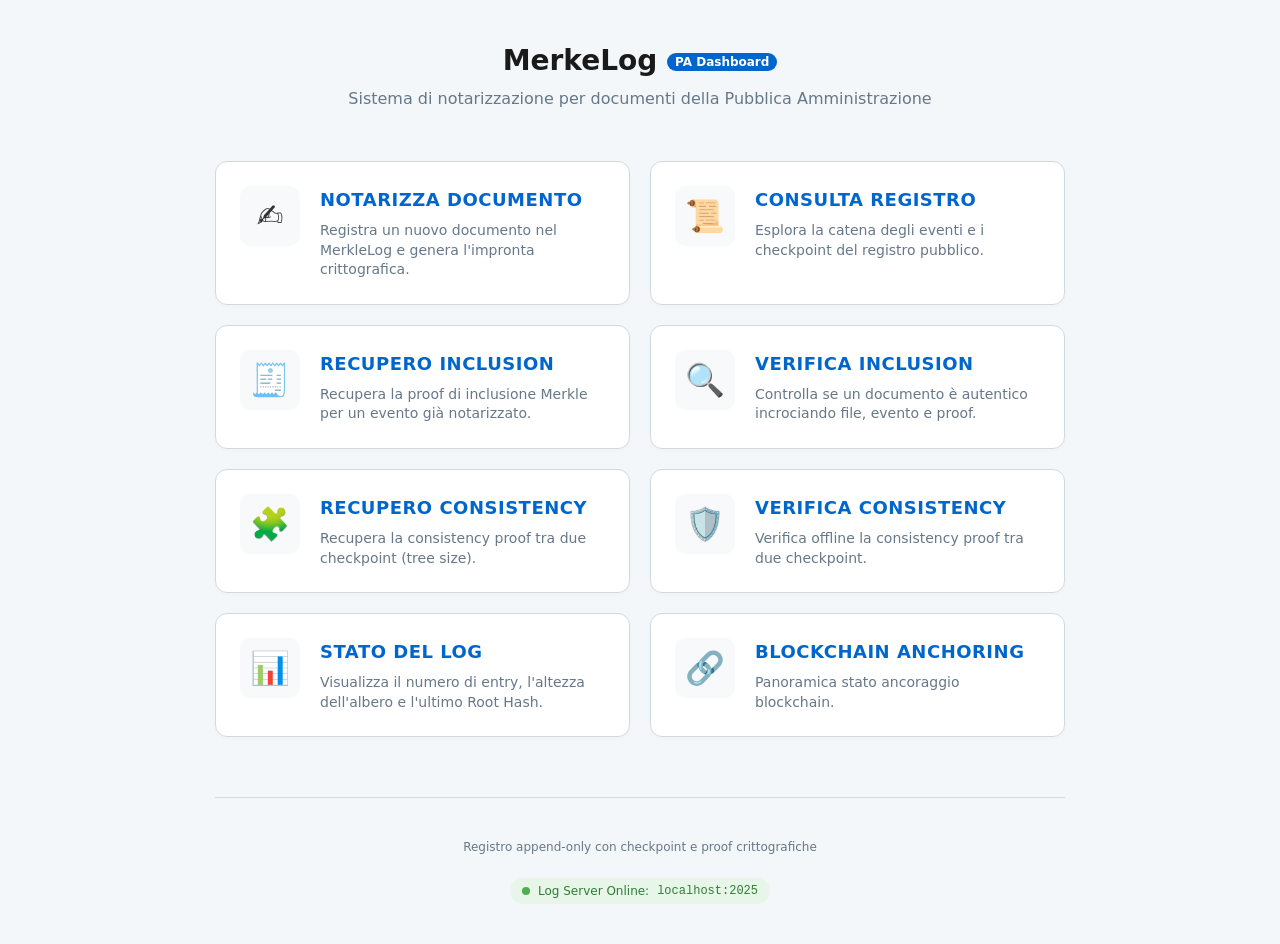
<file: client/index.html>
<!doctype html>
<html lang="it">
<head>
  <meta charset="utf-8" />
  <meta name="viewport" content="width=device-width, initial-scale=1" />
  <title>PA Notary — Dashboard</title>
  <link rel="stylesheet" href="style.css">
</head>

<body>
  <main class="container">
    <header style="margin-bottom: 50px;">
      <h1>MerkeLog <span class="badge">PA Dashboard</span></h1>
      <p class="subtitle">Sistema di notarizzazione per documenti della Pubblica Amministrazione</p>
    </header>

    <div class="menu-grid">
      <a href="notarizza.html" class="menu-card">
        <div class="icon">✍️</div>
        <div class="menu-content">
          <h3>Notarizza Documento</h3>
          <p>Registra un nuovo documento nel MerkleLog e genera l'impronta crittografica.</p>
        </div>
      </a>

      <a href="consult.html" class="menu-card">
        <div class="icon">📜</div>
        <div class="menu-content">
          <h3>Consulta Registro</h3>
          <p>Esplora la catena degli eventi e i checkpoint del registro pubblico.</p>
        </div>
      </a>

      <a href="recover_proof.html" class="menu-card">
        <div class="icon">🧾</div>
        <div class="menu-content">
          <h3>Recupero Inclusion</h3>
          <p>Recupera la proof di inclusione Merkle per un evento già notarizzato.</p>
        </div>
      </a>

      <a href="verify.html" class="menu-card">
        <div class="icon">🔍</div>
        <div class="menu-content">
          <h3>Verifica Inclusion</h3>
          <p>Controlla se un documento è autentico incrociando file, evento e proof.</p>
        </div>
      </a>

      <a href="recover_consistency.html" class="menu-card">
        <div class="icon">🧩</div>
        <div class="menu-content">
          <h3>Recupero Consistency</h3>
          <p>Recupera la consistency proof tra due checkpoint (tree size).</p>
        </div>
      </a>

      <a href="verify_consistency.html" class="menu-card">
        <div class="icon">🛡️</div>
        <div class="menu-content">
          <h3>Verifica Consistency</h3>
          <p>Verifica offline la consistency proof tra due checkpoint.</p>
        </div>
      </a>

      <a href="status.html" class="menu-card">
        <div class="icon">📊</div>
        <div class="menu-content">
          <h3>Stato del Log</h3>
          <p>Visualizza il numero di entry, l'altezza dell'albero e l'ultimo Root Hash.</p>
        </div>
      </a>

      <a href="status.html" class="menu-card">
        <div class="icon">🔗</div>
        <div class="menu-content">
          <h3>Blockchain Anchoring</h3>
          <p>Panoramica stato ancoraggio blockchain.</p>
        </div>
      </a>

      <!-- Si potrebbe aggiungere verifica in massa dei doc o recupero consistency proof -->
    </div>

    <footer class="home-footer">
      <p class="muted">Registro append-only con checkpoint e proof crittografiche</p>
      <div class="status-indicator">
        <span class="dot"></span> Log Server Online: <code>localhost:2025</code>
      </div>
    </footer>
  </main>
</body>
</html>
</file>
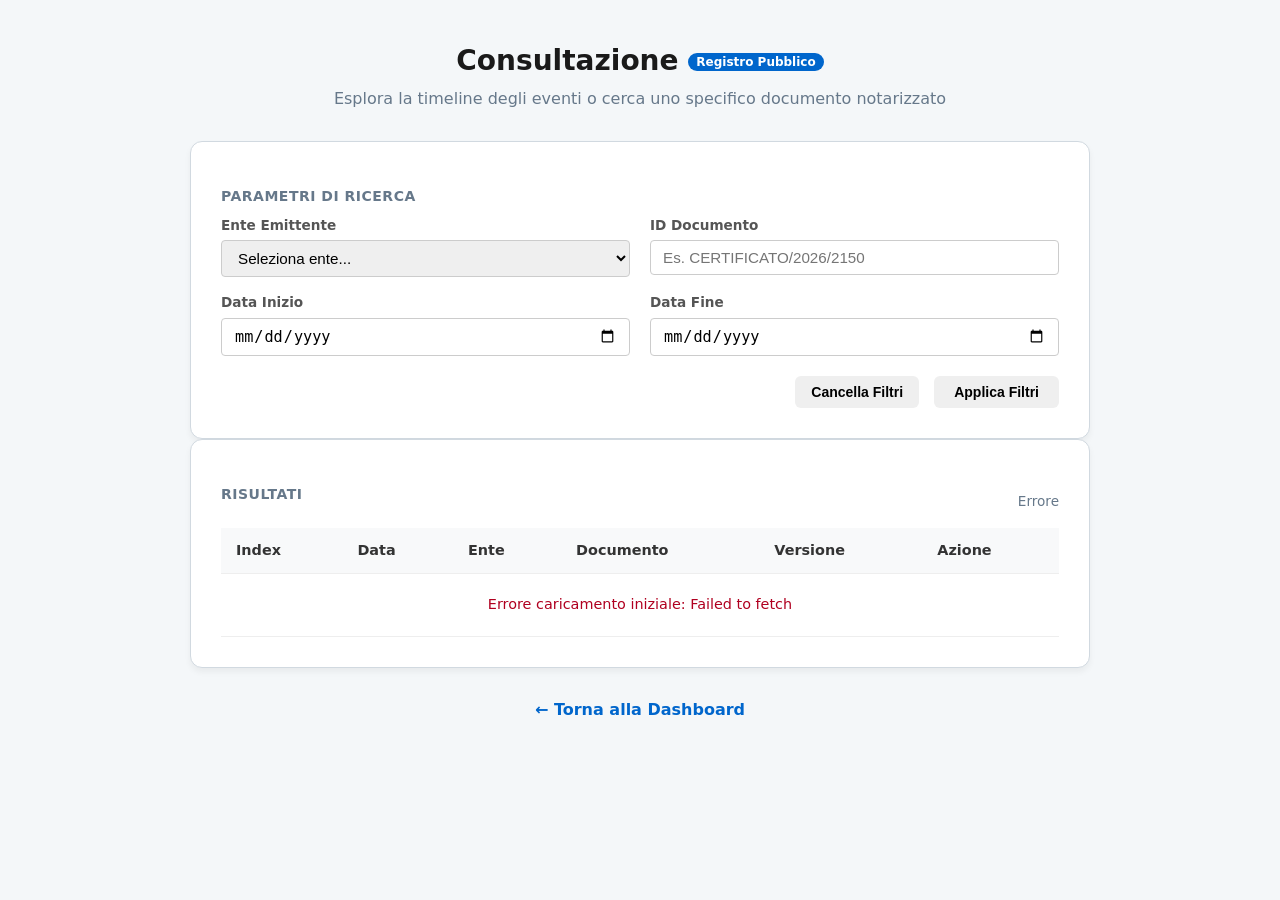
<file: client/consult.html>
<!doctype html>
<html lang="it">
<head>
  <meta charset="utf-8" />
  <meta name="viewport" content="width=device-width, initial-scale=1" />
  <title>PA Notary — Consultazione Registro</title>
  <link rel="stylesheet" href="style.css">
  <style>
    .filter-grid { display: grid; grid-template-columns: repeat(2, minmax(0, 1fr)); gap: 15px 20px; margin-bottom: 20px; }
    .form-group { display: flex; flex-direction: column; }
    .form-group label { font-size: 0.85rem; font-weight: bold; color: #555; margin-bottom: 5px; }
    .form-control { padding: 8px 12px; border: 1px solid #ccc; border-radius: 4px; font-size: 0.95rem; }

    .table-responsive { overflow-x: auto; margin-top: 15px; }
    .registry-table { width: 100%; border-collapse: collapse; font-size: 0.9rem; }
    .registry-table th, .registry-table td { padding: 12px 15px; text-align: left; border-bottom: 1px solid #eee; }
    .registry-table th { background-color: #f8f9fa; color: #333; font-weight: 600; white-space: nowrap; }
    .registry-table tr:hover { background-color: #fcfcfc; }

    .badge-version { background: #e3f2fd; color: #0d47a1; padding: 3px 8px; border-radius: 12px; font-size: 0.75rem; font-weight: bold; }
    .badge-index { font-family: monospace; background: #eee; padding: 3px 6px; border-radius: 4px; color: #555; }

    .action-link { color: var(--primary); text-decoration: none; font-weight: bold; font-size: 0.85rem; }
    .action-link:hover { text-decoration: underline; }
    .pagination-bar { display: flex; justify-content: space-between; align-items: center; gap: 12px; margin-top: 16px; }
    .pagination-info { font-size: 0.85rem; color: var(--muted); }
    .pagination-actions { display: flex; gap: 10px; }
  </style>
</head>

<body>
  <main class="container" style="max-width: 900px;">
    <header>
      <h1>Consultazione <span class="badge">Registro Pubblico</span></h1>
      <p class="subtitle">Esplora la timeline degli eventi o cerca uno specifico documento notarizzato</p>
    </header>

    <section class="card">
      <h3>Parametri di Ricerca</h3>
      <div class="filter-grid">
        <div class="form-group">
          <label for="filterIssuer">Ente Emittente</label>
          <select id="filterIssuer" class="form-control"></select>
        </div>
        <div class="form-group">
          <label for="filterUid">ID Documento</label>
          <input type="text" id="filterUid" class="form-control" placeholder="Es. CERTIFICATO/2026/2150">
        </div>
        <div class="form-group">
          <label for="filterDateFrom">Data Inizio</label>
          <input type="date" id="filterDateFrom" class="form-control">
        </div>
        <div class="form-group">
          <label for="filterDateTo">Data Fine</label>
          <input type="date" id="filterDateTo" class="form-control">
        </div>
      </div>
      <div style="text-align: right;">
        <button class="btn" id="btnClearFilters" style="padding: 8px 16px; margin-right: 10px;">Cancella Filtri</button>
        <button class="btn" id="btnSearch" style="padding: 8px 20px;">Applica Filtri</button>
      </div>
    </section>

    <section class="card">
      <div style="display: flex; justify-content: space-between; align-items: center;">
        <h3>Risultati</h3>
        <span class="muted" style="font-size: 0.85rem;" id="resultCount">Caricamento ultimi eventi notarizzati...</span>
      </div>

      <div class="table-responsive">
        <table class="registry-table">
          <thead>
            <tr>
              <th>Index</th>
              <th>Data</th>
              <th>Ente</th>
              <th>Documento</th>
              <th>Versione</th>
              <th>Azione</th>
            </tr>
          </thead>
          <tbody id="resultsBody">
            <tr>
              <td colspan="6" style="text-align:center; padding: 20px; color: #777;">
                Caricamento in corso...
              </td>
            </tr>
          </tbody>
        </table>
      </div>

      <div class="pagination-bar" id="paginationBar" hidden>
        <span class="pagination-info" id="paginationInfo">Pagina 1 di 1</span>
        <div class="pagination-actions">
          <button class="btn" id="btnPrevPage" type="button">Precedente</button>
          <button class="btn" id="btnNextPage" type="button">Successiva</button>
        </div>
      </div>
    </section>

    <nav style="margin-top: 30px; text-align: center;">
      <a href="index.html" style="color: var(--primary); text-decoration: none; font-weight: 600;">← Torna alla Dashboard</a>
    </nav>
  </main>

  <script type="module">
    import {
      API_BASE,
      DEMO_ISSUERS,
      el,
      safeStr,
      normalizeHex,
      formatDate,
      fetchJson,
    } from "./common.js";

    const Config = {
      PAGE_SIZE: 10
    };

    const DOM = {
      btnClearFilters: el('btnClearFilters'),
      btnSearch: el('btnSearch'),
      resultsBody: el('resultsBody'),
      resultCount: el('resultCount'),
      paginationBar: el('paginationBar'),
      paginationInfo: el('paginationInfo'),
      btnPrevPage: el('btnPrevPage'),
      btnNextPage: el('btnNextPage'),
      filterIssuerSelect: el('filterIssuer'),
      filterUidInput: el('filterUid'),
      filterDateFromInput: el('filterDateFrom'),
      filterDateToInput: el('filterDateTo')
    };

    const State = {
      currentPage: 1,
      totalCount: 0,
      lastMode: "latest",
      lastQuery: null
    };

    const Utils = {
      parseIssuer(issuerObj) {
        if (!issuerObj) return "-";
        if (issuerObj.name) return String(issuerObj.name);
        if (issuerObj.entity_id) return String(issuerObj.entity_id);
        return "-";
      },

      parseEntryMaybe(e) {
        if (typeof e === "string") {
          try { return JSON.parse(e); } catch { return null; }
        }
        return e;
      }
    };

    const API = {
      withPagingParams(qs, page, pageSize) {
        qs.set("order", "desc");
        qs.set("limit", String(pageSize));
        qs.set("offset", String((page - 1) * pageSize));
        return qs;
      },

      async searchEntries({ docID, issuerEntityID, dateFrom, dateTo, page, pageSize }) {
        const qs = new URLSearchParams();
        if (docID) qs.set("doc_id", docID);
        if (issuerEntityID) qs.set("issuer_entity_id", issuerEntityID);
        if (dateFrom) qs.set("date_from", dateFrom);
        if (dateTo) qs.set("date_to", dateTo);
        this.withPagingParams(qs, page, pageSize);
        const url = `${API_BASE}/entries?${qs.toString()}`;
        return fetchJson(url);
      }
    };

    const App = {
      init() {
        this.renderIssuerOptions();
        this.bindEvents();
        this.loadInitialEvents();
      },

      renderIssuerOptions() {
        DOM.filterIssuerSelect.innerHTML = "";
        DEMO_ISSUERS.forEach((issuer) => {
          const option = document.createElement("option");
          option.value = issuer.entityId;
          option.textContent = issuer.name;
          DOM.filterIssuerSelect.appendChild(option);
        });
      },

      bindEvents() {
        DOM.btnSearch.addEventListener('click', () => this.handleSearch());
        DOM.btnClearFilters.addEventListener('click', () => this.clearFilters());
        DOM.btnPrevPage.addEventListener('click', () => this.changePage(-1));
        DOM.btnNextPage.addEventListener('click', () => this.changePage(1));
        DOM.filterUidInput.addEventListener('keydown', (e) => {
          if (e.key === "Enter") this.handleSearch();
        });
      },

      clearFilters() {
        DOM.filterIssuerSelect.selectedIndex = 0;
        DOM.filterUidInput.value = "";
        DOM.filterDateFromInput.value = "";
        DOM.filterDateToInput.value = "";
        this.loadInitialEvents(1);
      },

      rowFromEvent(ev, index, fallbackDocId = "") {
        return {
          index,
          date: formatDate(ev.recorded_at || ev.issued_at),
          dateRaw: safeStr(ev.recorded_at || ev.issued_at, ""),
          issuerEntityID: safeStr(ev?.issuer?.entity_id, ""),
          issuer: Utils.parseIssuer(ev.issuer),
          docId: safeStr(ev.doc_id || fallbackDocId),
          version: safeStr(ev.doc_version, "?"),
          title: safeStr(ev.title || ev.event_type || "Evento"),
          event_id: safeStr(ev.event_id),
          event_type: safeStr(ev.event_type),
          payload_hash: normalizeHex(ev?.payload_hash?.value),
        };
      },

      rowsFromApiResponse(apiResp) {
        const docId = apiResp?.doc_id;
        const idxs = Array.isArray(apiResp?.indexes) ? apiResp.indexes : [];
        const entries = Array.isArray(apiResp?.entries) ? apiResp.entries : [];

        const parsed = entries.map(Utils.parseEntryMaybe).filter(Boolean);

        const rows = [];
        for (let i = 0; i < Math.min(idxs.length, parsed.length); i++) {
          const ev = parsed[i];
          rows.push(this.rowFromEvent(ev, idxs[i], docId));
        }
        return rows;
      },

      renderTable(rows, totalCount = rows.length) {
        DOM.resultsBody.innerHTML = "";

        if (!rows || rows.length === 0) {
          DOM.resultsBody.innerHTML = `<tr><td colspan="6" style="text-align:center; padding: 20px; color: #777;">Nessun documento trovato con i filtri selezionati.</td></tr>`;
          DOM.resultCount.innerText = "0 risultati";
          this.renderPagination(0);
          return;
        }

        rows.forEach(item => {
          const tr = document.createElement('tr');
          tr.innerHTML = `
            <td><span class="badge-index">${item.index}</span></td>
            <td style="white-space: nowrap;">${item.date}</td>
            <td>${item.issuer}</td>
            <td>
              <strong>${item.title}</strong><br>
              <span class="muted" style="font-size: 0.75rem;">ID: ${item.docId}</span>
            </td>
            <td><span class="badge-version">v${item.version}</span></td>
            <td><a href="details.html?index=${item.index}" class="action-link">Dettagli →</a></td>
          `;
          DOM.resultsBody.appendChild(tr);
        });

        const start = ((State.currentPage - 1) * Config.PAGE_SIZE) + 1;
        const end = start + rows.length - 1;
        DOM.resultCount.innerText = `Mostrando ${start}-${end} di ${totalCount} risultati`;
        this.renderPagination(totalCount);
      },

      renderPagination(totalCount) {
        State.totalCount = totalCount;
        const totalPages = totalCount > 0 ? Math.ceil(totalCount / Config.PAGE_SIZE) : 0;
        const hasPages = totalPages > 1;

        DOM.paginationBar.hidden = !hasPages;
        if (!hasPages) {
          DOM.paginationInfo.textContent = "Pagina 1 di 1";
          DOM.btnPrevPage.disabled = true;
          DOM.btnNextPage.disabled = true;
          return;
        }

        DOM.paginationInfo.textContent = `Pagina ${State.currentPage} di ${totalPages}`;
        DOM.btnPrevPage.disabled = State.currentPage <= 1;
        DOM.btnNextPage.disabled = State.currentPage >= totalPages;
      },

      setSearchLoading(isLoading) {
        DOM.btnSearch.innerText = isLoading ? "Ricerca in corso..." : "Applica Filtri";
        DOM.btnSearch.disabled = isLoading;
      },

      getCurrentFilters() {
        return {
          issuerEntityID: DOM.filterIssuerSelect.value.trim(),
          docID: DOM.filterUidInput.value.trim(),
          dateFrom: DOM.filterDateFromInput.value.trim(),
          dateTo: DOM.filterDateToInput.value.trim(),
        };
      },

      async fetchSearchPage(page = 1) {
        const { issuerEntityID, docID, dateFrom, dateTo } = State.lastQuery;
        return API.searchEntries({
          docID,
          issuerEntityID,
          dateFrom,
          dateTo,
          page,
          pageSize: Config.PAGE_SIZE,
        });
      },

      showTableError(prefix, err) {
        DOM.resultsBody.innerHTML = `<tr><td colspan="6" style="text-align:center; padding: 20px; color: #b00020;">
          ${prefix}: ${safeStr(err?.message, "richiesta fallita")}
        </td></tr>`;
        DOM.resultCount.innerText = "Errore";
        this.renderPagination(0);
      },

      async handleSearch(page = 1) {
        const { issuerEntityID, docID, dateFrom, dateTo } = this.getCurrentFilters();

        if (!issuerEntityID && !docID && !dateFrom && !dateTo) {
          State.lastMode = "latest";
          State.lastQuery = { issuerEntityID: "", docID: "", dateFrom: "", dateTo: "" };
          State.currentPage = page;
          await this.loadInitialEvents(page);
          return;
        }

        State.lastMode = "search";
        State.lastQuery = { issuerEntityID, docID, dateFrom, dateTo };
        State.currentPage = page;
        this.setSearchLoading(true);

        try {
          const resp = await this.fetchSearchPage(page);
          const rows = this.rowsFromApiResponse(resp);
          const totalCount = Number(resp?.total_count ?? rows.length);
          this.renderTable(rows, totalCount);
        } catch (err) {
          console.error(err);
          this.showTableError("Errore", err);
        } finally {
          this.setSearchLoading(false);
        }
      },

      async changePage(delta) {
        const nextPage = State.currentPage + delta;
        const totalPages = State.totalCount > 0 ? Math.ceil(State.totalCount / Config.PAGE_SIZE) : 1;
        if (nextPage < 1 || nextPage > totalPages) return;
        if ((State.lastMode === "search" || State.lastMode === "latest") && State.lastQuery) {
          await this.handleSearch(nextPage);
          return;
        }
      },

      async loadInitialEvents(page = 1) {
        try {
          State.lastMode = "latest";
          State.lastQuery = { issuerEntityID: "", docID: "", dateFrom: "", dateTo: "" };
          State.currentPage = page;
          DOM.resultCount.innerText = "Caricamento eventi notarizzati...";
          const resp = await this.fetchSearchPage(page);
          const rows = this.rowsFromApiResponse(resp);
          const totalCount = Number(resp?.total_count ?? rows.length);
          this.renderTable(rows, totalCount);
          if (totalCount === 0) {
            DOM.resultCount.innerText = "Nessun evento notarizzato disponibile";
          }
        } catch (err) {
          console.error(err);
          this.showTableError("Errore caricamento iniziale", err);
        }
      }
    };

    App.init();
  </script>
</body>
</html>
</file>
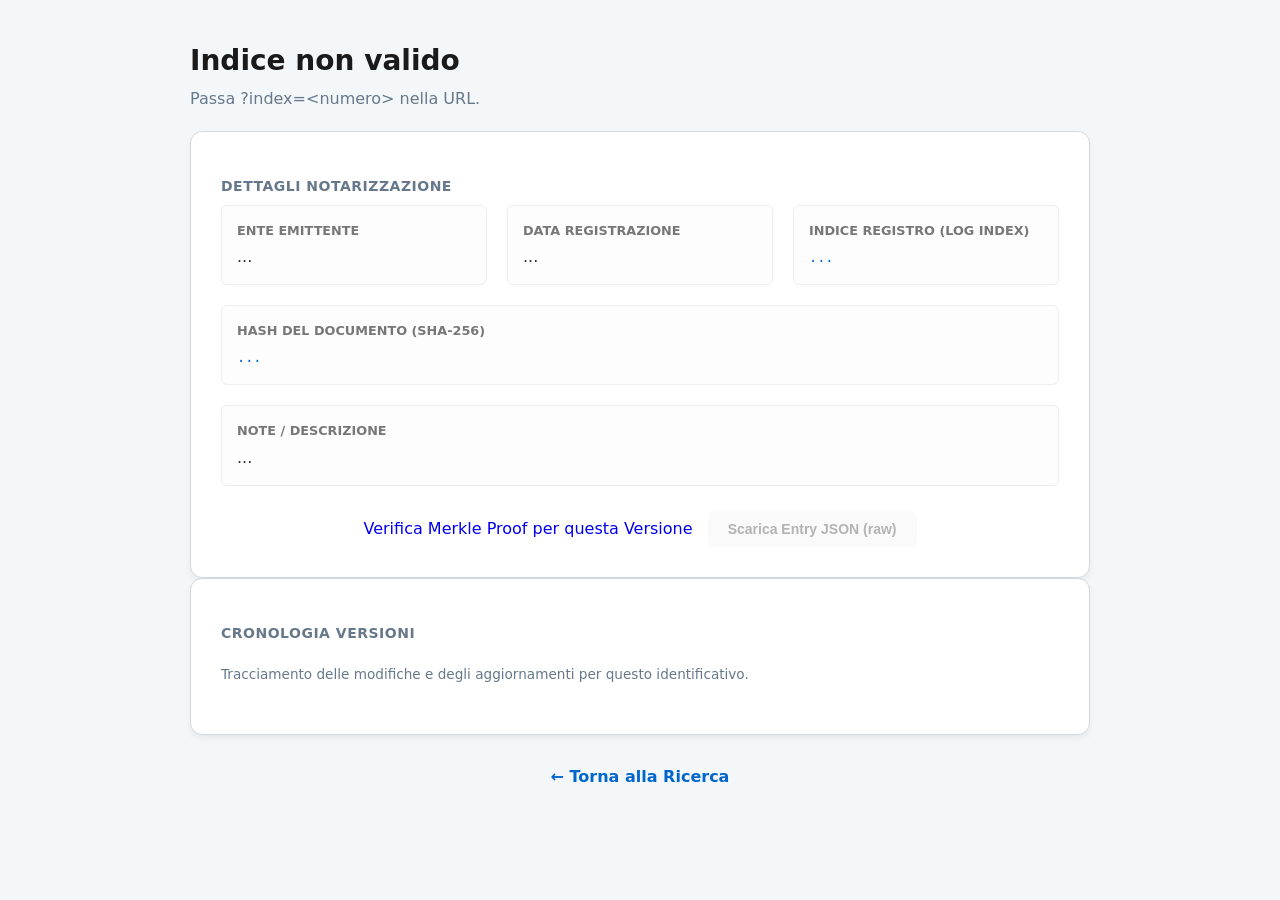
<file: client/details.html>
<!doctype html>
<html lang="it">
<head>
  <meta charset="utf-8" />
  <meta name="viewport" content="width=device-width, initial-scale=1" />
  <title>PA Notary — Dettaglio Documento</title>
  <link rel="stylesheet" href="style.css">
  <style>
    .header-status { text-align: center; margin-bottom: 20px; padding: 15px; border-radius: 8px; font-weight: bold; }
    .status-latest { background-color: #d4edda; color: #155724; border: 1px solid #c3e6cb; }
    .status-superseded { background-color: #fff3cd; color: #856404; border: 1px solid #ffeeba; }
    
    .info-grid { display: grid; grid-template-columns: repeat(auto-fit, minmax(250px, 1fr)); gap: 20px; }
    .info-box { background: #fdfdfd; padding: 15px; border: 1px solid #eee; border-radius: 6px; }
    .info-box .label { display: block; font-size: 0.8rem; color: #777; text-transform: uppercase; margin-bottom: 5px; font-weight: bold; }
    .info-box .value { font-size: 1rem; color: #333; word-break: break-word; }
    .info-box .value-mono { font-family: monospace; font-size: 0.85rem; color: var(--primary); }

    /* Stile per la Cronologia */
    .timeline { position: relative; padding-left: 20px; margin-top: 20px; list-style: none; }
    .timeline::before { content: ''; position: absolute; left: 6px; top: 0; bottom: 0; width: 2px; background: #ddd; }
    .timeline-item { position: relative; margin-bottom: 20px; }
    .timeline-item::before { content: ''; position: absolute; left: -21px; top: 5px; width: 10px; height: 10px; border-radius: 50%; background: #ccc; border: 2px solid #fff; }
    .timeline-item.active::before { background: var(--primary); box-shadow: 0 0 0 3px rgba(13, 71, 161, 0.2); }
    .timeline-date { font-size: 0.8rem; color: #888; margin-bottom: 2px; }
    .timeline-content { background: #f9f9f9; padding: 10px 15px; border-radius: 6px; border: 1px solid #eee; display: flex; justify-content: space-between; align-items: center; }
    .timeline-item.active .timeline-content { border-color: var(--primary); background: #f0f4f8; }
  </style>
</head>

<body>
  <main class="container" style="max-width: 900px;">
    
    <div id="statusAlert" class="header-status" style="display: none;">
      </div>

    <header style="text-align: left; margin-bottom: 20px;">
      <h1 id="docTitle">Caricamento...</h1>
      <p class="subtitle" id="docId">ID: ...</p>
    </header>

    <section class="card">
      <h3>Dettagli Notarizzazione</h3>
      <div class="info-grid">
        <div class="info-box">
          <span class="label">Ente Emittente</span>
          <span class="value" id="docIssuer">...</span>
        </div>
        <div class="info-box">
          <span class="label">Data Registrazione</span>
          <span class="value" id="docDate">...</span>
        </div>
        <div class="info-box">
          <span class="label">Indice Registro (Log Index)</span>
          <span class="value value-mono" id="docIndex">...</span>
        </div>
        <div class="info-box" style="grid-column: 1 / -1;">
          <span class="label">Hash del Documento (SHA-256)</span>
          <span class="value value-mono" id="docHash">...</span>
        </div>
        <div class="info-box" style="grid-column: 1 / -1;">
          <span class="label">Note / Descrizione</span>
          <span class="value" id="docNotes">...</span>
        </div>
      </div>
      
      <div style="margin-top: 25px; text-align: center;">
        <a href="#" id="btnVerify" class="btn" style="text-decoration: none; display: inline-block;">Verifica Merkle Proof per questa Versione</a>
        <button id="btnDownloadEntry" class="btn" type="button" style="margin-left: 10px;" disabled>Scarica Entry JSON (raw)</button>
      </div>
    </section>

    <section class="card">
      <h3>Cronologia Versioni</h3>
      <p class="muted" style="font-size: 0.85rem;">Tracciamento delle modifiche e degli aggiornamenti per questo identificativo.</p>
      
      <ul class="timeline" id="versionHistory">
        </ul>
    </section>

    <nav style="margin-top: 30px; text-align: center;">
      <a href="consult.html" style="color: var(--primary); text-decoration: none; font-weight: 600;">← Torna alla Ricerca</a>
    </nav>
  </main>

  <script type="module">
  import {
    API_BASE,
    el,
    fetchJson,
    fetchText,
    normalizeHex,
    safeStr,
    formatDate,
    downloadText,
  } from "./common.js";

  const docTitleEl = el('docTitle');
  const docIdEl = el('docId');
  const docIssuerEl = el('docIssuer');
  const docDateEl = el('docDate');
  const docIndexEl = el('docIndex');
  const docHashEl = el('docHash');
  const docNotesEl = el('docNotes');
  const btnVerifyEl = el('btnVerify');
  const btnDownloadEntryEl = el('btnDownloadEntry');
  const statusAlertEl = el('statusAlert');
  const versionHistoryEl = el('versionHistory');

  // 1) Estrai l'indice dalla URL (es. details.html?index=1209687)
  const urlParams = new URLSearchParams(window.location.search);
  const currentIndex = Number.parseInt(urlParams.get("index"), 10);

  function setupDownloadEntry(rawString, index) {
    btnDownloadEntryEl.disabled = false;
    btnDownloadEntryEl.onclick = () => {
      downloadText(`entry_${index}.json`, rawString, "application/json");
    };
  }

  function parseEvent(raw) {
    const ev = JSON.parse(raw);

    // Mappa campi in modo robusto (adatta se i nomi cambiano)
    const doc_id = ev.doc_id;
    const event_id = ev.event_id;
    const event_type = (ev.event_type || "").toUpperCase();
    const doc_version = Number(ev.doc_version || 0);

    // const issuer = ev.issuer?.name
    //   ? `${ev.issuer.name}${ev.issuer?.entity_id ? ` (${ev.issuer.entity_id})` : ""}`
    //   : safeStr(ev.issuer?.entity_id);

    const issuer = safeStr(ev.issuer?.name);

    const date = formatDate(ev.recorded_at || ev.issued_at);
    const title = safeStr(ev.title || `${event_type || "EVENTO"} — ${doc_id}`);
    const hash = normalizeHex(ev.payload_hash?.value);

    const notes = safeStr(ev.notes || ev.description || "");

    const prev_event_id = ev.prev_event_id ?? null;
    const prev_event_leaf = (ev.prev_event_leaf === undefined || ev.prev_event_leaf === null) ? null : Number(ev.prev_event_leaf);

    return {
      raw,
      ev,
      docId: doc_id,
      event_id,
      event_type,
      version: doc_version,
      issuer,
      date,
      title,
      hash,
      notes,
      prev_event_id,
      prev_event_leaf,
    };
  }

  function sortHistory(events) {
    // Preferisci la chain via prev_event_id (se presente e coerente), altrimenti fallback per doc_version/log_index.
    const byEventID = new Map(events.map(e => [e.event_id, e]));
    const nextByPrev = new Map(); // prev_event_id -> event
    const prevCount = new Map();

    for (const e of events) {
      if (e.prev_event_id) {
        nextByPrev.set(e.prev_event_id, e);
        prevCount.set(e.prev_event_id, (prevCount.get(e.prev_event_id) || 0) + 1);
      }
    }

    // trova CREATE come radice, altrimenti evento senza prev
    let root = events.find(e => e.event_type === "CREATE" && !e.prev_event_id) ||
               events.find(e => !e.prev_event_id) ||
               null;

    // Se non c'è una root chiara, fallback a sort per version poi index
    if (!root) {
      return [...events].sort((a, b) => (a.version - b.version) || (a.index - b.index));
    }

    // Se c'è fork (più eventi con stesso prev), non possiamo linearizzare bene: fallback e segnala altrove
    for (const [pid, c] of prevCount.entries()) {
      if (c > 1) {
        return [...events].sort((a, b) => (a.version - b.version) || (a.index - b.index));
      }
    }

    const out = [];
    const visited = new Set();
    let cur = root;
    while (cur && !visited.has(cur.event_id)) {
      visited.add(cur.event_id);
      out.push(cur);
      cur = nextByPrev.get(cur.event_id) || null;
    }

    // Se non abbiamo incluso tutto (buchi), fallback
    if (out.length !== events.length) {
      return [...events].sort((a, b) => (a.version - b.version) || (a.index - b.index));
    }
    return out;
  }

  async function loadDetails() {
    if (!Number.isSafeInteger(currentIndex) || currentIndex < 0) {
      docTitleEl.innerText = "Indice non valido";
      docIdEl.innerText = "Passa ?index=<numero> nella URL.";
      return;
    }

    // 2) Recupera l'entry corrente per ottenere doc_id
    const currentRaw = await fetchText(`${API_BASE}/get-entry/${currentIndex}`);
    const currentParsed = parseEvent(currentRaw);

    if (!currentParsed.docId) {
      throw new Error("doc_id mancante nell'evento corrente");
    }

    // 3) Recupera tutti gli indici per doc_id
    const idxResp = await fetchJson(`${API_BASE}/get-indexes?doc_id=${encodeURIComponent(currentParsed.docId)}`);
    const indexes = idxResp.indexes;

    if (!Array.isArray(indexes) || indexes.length === 0) {
      throw new Error("Nessun indice trovato per doc_id");
    }

    // 4) Recupera tutte le entry (in parallelo, con fallback se qualche fetch fallisce)
    const entries = await Promise.all(indexes.map(async (idx) => {
      const raw = await fetchText(`${API_BASE}/get-entry/${idx}`);
      const parsed = parseEvent(raw);
      parsed.index = Number(idx);
      return parsed;
    }));

    // Filtra solo quelle coerenti (stesso doc_id)
    const history = entries.filter(e => e.docId === currentParsed.docId);

    // Ordina: preferisci catena prev_event_id, fallback su version/index
    const ordered = sortHistory(history);

    // 5) Trova documento corrente nella storia (se non c'è, usa quello corrente)
    const currentDoc = ordered.find(d => d.index === currentIndex) || currentParsed;
    currentDoc.index = currentIndex;

    // Popola intestazione e griglia
    docTitleEl.innerText = currentDoc.title;
    docIdEl.innerText = `ID: ${currentDoc.docId} — Versione ${currentDoc.version || "-"}`;
    docIssuerEl.innerText = currentDoc.issuer;
    docDateEl.innerText = currentDoc.date;
    docIndexEl.innerText = currentDoc.index;
    docHashEl.innerText = currentDoc.hash || "-";
    docNotesEl.innerText = currentDoc.notes || "-";
    btnVerifyEl.href = `verify.html?index=${currentDoc.index}`;
    setupDownloadEntry(currentDoc.raw || currentRaw, currentDoc.index);

    // Stato validità: versione più recente = ultima nell'ordine
    const latestVersion = ordered[ordered.length - 1];
    statusAlertEl.style.display = 'block';

    if (currentDoc.index === latestVersion.index) {
      statusAlertEl.className = 'header-status status-latest';
      statusAlertEl.innerHTML = `✓ VERSIONE ATTUALE: Questo è il documento più recente e valido.`;
    } else {
      statusAlertEl.className = 'header-status status-superseded';
      statusAlertEl.innerHTML =
        `⚠️ ATTENZIONE: Stai visualizzando una versione superata (v${currentDoc.version || "?"}). ` +
        `Esiste una versione più recente (<a href="?index=${latestVersion.index}">Vai alla v${latestVersion.version || "?"}</a>).`;
    }

    // Render timeline
    versionHistoryEl.innerHTML = "";

    ordered.slice().reverse().forEach(doc => {
      const isActive = doc.index === currentIndex;
      const li = document.createElement('li');
      li.className = `timeline-item ${isActive ? 'active' : ''}`;

      li.innerHTML = `
        <div class="timeline-date">${safeStr(doc.date)}</div>
        <div class="timeline-content">
          <div>
            <strong>Versione ${safeStr(doc.version, "?")}</strong>
            ${isActive ? '<span style="color:var(--primary); font-size:0.8rem;">(Visualizzata)</span>' : ''}<br>
            <span class="muted" style="font-size: 0.85rem;">Index: ${doc.index}</span>
          </div>
          ${!isActive ? `<a href="?index=${doc.index}" class="btn btn-sm" style="padding: 4px 10px;">Vedi</a>` : ''}
        </div>
      `;
      versionHistoryEl.appendChild(li);
    });
  }

  // Avvio
  (async () => {
    try {
      await loadDetails();
    } catch (err) {
      console.error(err);
      docTitleEl.innerText = "Errore nel caricamento";
      docIdEl.innerText = err?.message || String(err);
    }
  })();
</script>
</body>
</html>
</file>
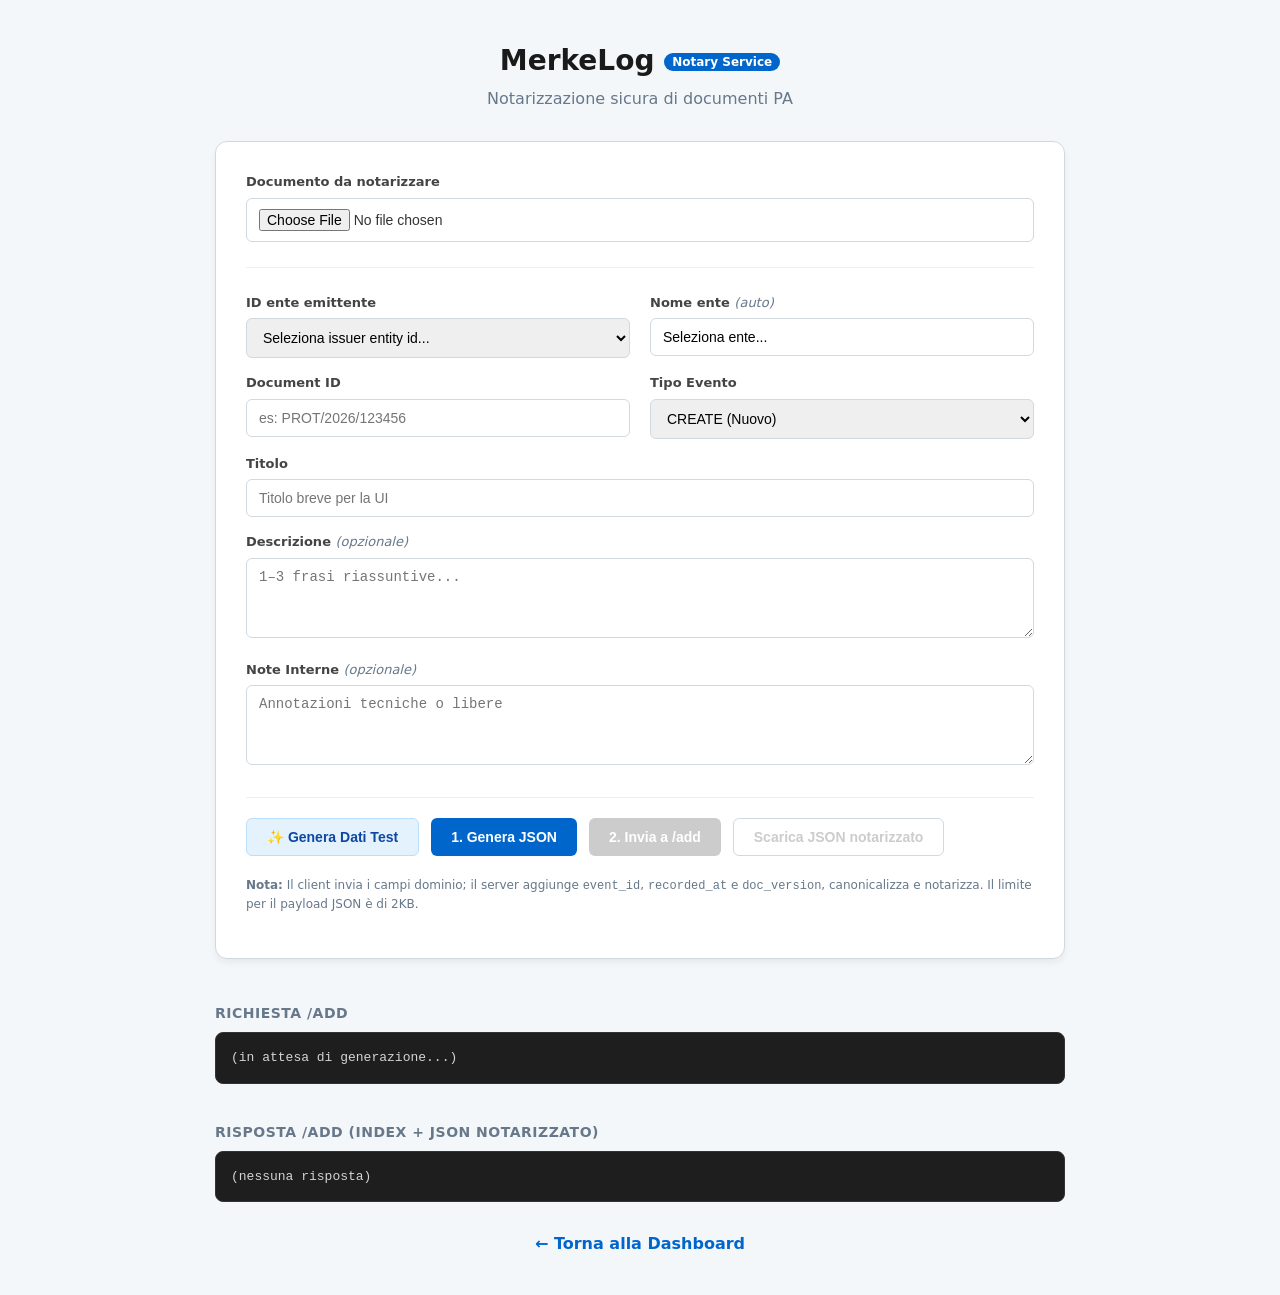
<file: client/notarizza.html>
<!doctype html>
<html lang="it">
<head>
  <meta charset="utf-8" />
  <meta name="viewport" content="width=device-width, initial-scale=1" />
  <title>PA Notary — Notarizza documento</title>
  <link rel="stylesheet" href="style.css?655">
</head>

<body>
  <main class="container">
    <header>
      <h1>MerkeLog <span class="badge">Notary Service</span></h1>
      <p class="subtitle">Notarizzazione sicura di documenti PA</p>
    </header>

    <section class="card">
      <div class="field-group main-upload">
        <label for="file">Documento da notarizzare</label>
        <input id="file" type="file" />
      </div>

      <hr class="divider" />

      <div class="row">
        <div class="col">
          <label for="issuerId">ID ente emittente</label>
          <select id="issuerId"></select>
        </div>
        <div class="col">
          <label for="issuerName">Nome ente <span class="optional">(auto)</span></label>
          <input id="issuerName" placeholder="Compilato automaticamente dal menu sopra" readonly />
        </div>
      </div>

      <div class="row">
        <div class="col">
          <label for="docId">Document ID</label>
          <input id="docId" placeholder="es: PROT/2026/123456" />
        </div>
        <div class="col">
          <label for="eventType">Tipo Evento</label>
          <select id="eventType">
            <option value="CREATE">CREATE (Nuovo)</option>
            <option value="UPDATE">UPDATE (Aggiornamento)</option>
            <option value="REVOKE">REVOKE (Revoca)</option>
            <option value="EXPIRE">EXPIRE (Scadenza)</option>
          </select>
        </div>
      </div>

      <div class="row" id="prevEventIdRow" hidden>
        <div class="col">
          <label for="prevEventId">Previous Event ID</label>
          <input id="prevEventId" placeholder="UUIDv4" />
        </div>
      </div>

      <div class="field-group">
        <label for="title">Titolo</label>
        <input id="title" placeholder="Titolo breve per la UI" />
      </div>

      <div class="field-group">
        <label for="description">Descrizione <span class="optional">(opzionale)</span></label>
        <textarea id="description" placeholder="1–3 frasi riassuntive..."></textarea>
      </div>

      <div class="field-group">
        <label for="notes">Note Interne <span class="optional">(opzionale)</span></label>
        <textarea id="notes" placeholder="Annotazioni tecniche o libere"></textarea>
      </div>

      <div class="actions">
        <button id="btnMock" class="btn-info">✨ Genera Dati Test</button>
        <button id="btnBuild" class="btn-primary">1. Genera JSON</button>
        <button id="btnSend" class="btn-secondary" disabled>2. Invia a /add</button>
        <button id="btnDownload" class="btn-outline" disabled>Scarica JSON notarizzato</button>
      </div>

      <p class="muted">
        <strong>Nota:</strong> Il client invia i campi dominio; il server aggiunge <code>event_id</code>, <code>recorded_at</code> e <code>doc_version</code>, canonicalizza e notarizza. Il limite per il payload JSON è di 2KB.
      </p>

      <div id="status"></div>
    </section>

    <div class="output-container">
        <section>
            <h3>Richiesta /add</h3>
            <pre id="out"><code>(in attesa di generazione...)</code></pre>
        </section>

        <section>
            <h3>Risposta /add (index + JSON notarizzato)</h3>
            <pre id="resp"><code>(nessuna risposta)</code></pre>
        </section>
    </div>

    <nav style="margin-top: 30px; text-align: center;">
      <a href="index.html" style="color: var(--primary); text-decoration: none; font-weight: 600;">← Torna alla Dashboard</a>
    </nav>
  </main>

  <script type="module" src="./notarizzazione.js"></script>
</body>
</html>
</file>
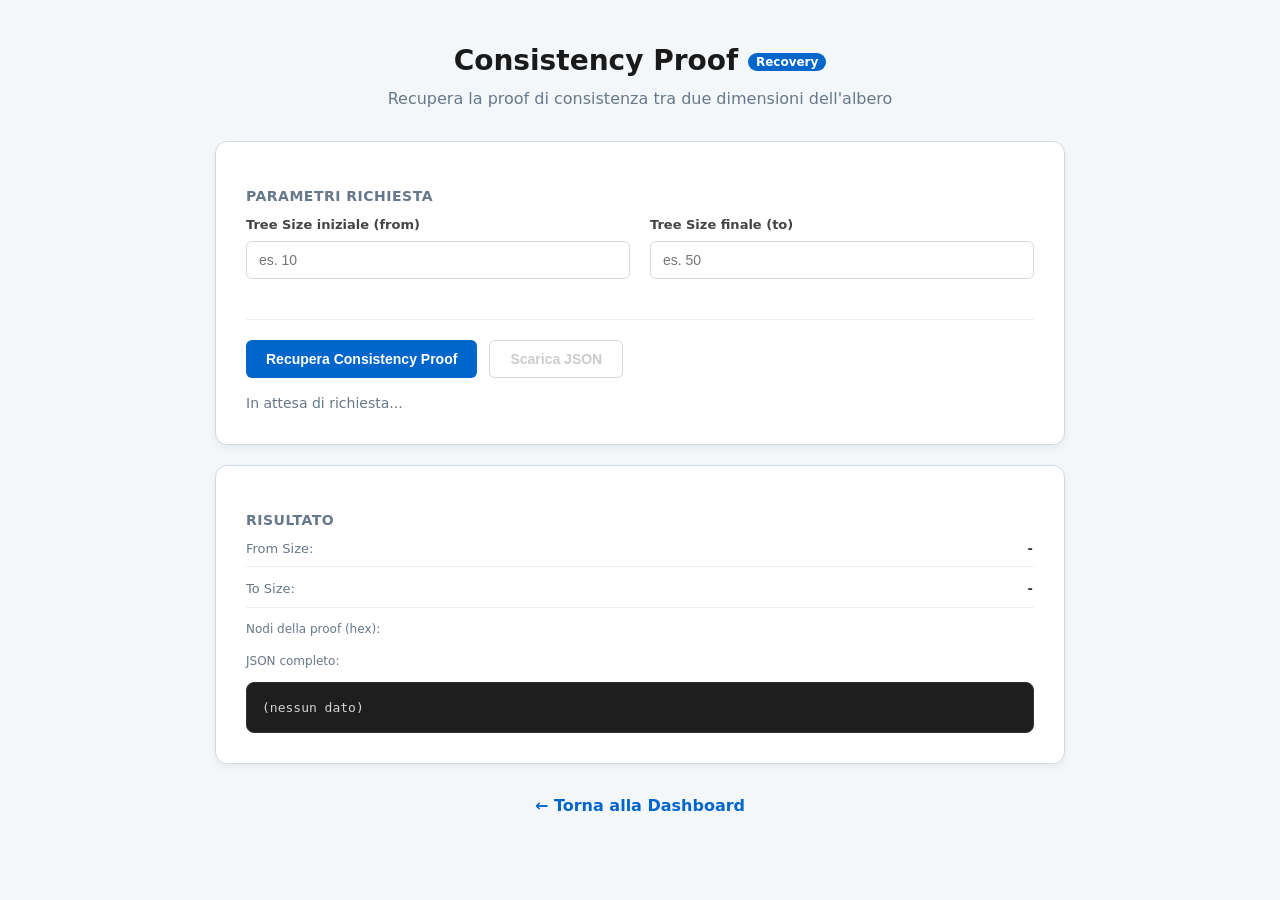
<file: client/recover_consistency.html>
<!doctype html>
<html lang="it">
<head>
  <meta charset="utf-8" />
  <meta name="viewport" content="width=device-width, initial-scale=1" />
  <title>PA Notary — Recupero Consistency Proof</title>
  <link rel="stylesheet" href="style.css">
</head>
<body>
  <main class="container">
    <header>
      <h1>Consistency Proof <span class="badge">Recovery</span></h1>
      <p class="subtitle">Recupera la proof di consistenza tra due dimensioni dell'albero</p>
    </header>

    <section class="card">
      <h3>Parametri Richiesta</h3>
      <div class="row">
        <div class="col field-group">
          <label for="fromSize">Tree Size iniziale (from)</label>
          <input id="fromSize" type="number" min="0" step="1" placeholder="es. 10" />
        </div>
        <div class="col field-group">
          <label for="toSize">Tree Size finale (to)</label>
          <input id="toSize" type="number" min="0" step="1" placeholder="es. 50" />
        </div>
      </div>
      <div class="actions">
        <button id="btnFetchConsistency" class="btn-primary">Recupera Consistency Proof</button>
        <button id="btnDownloadConsistency" class="btn-outline" disabled>Scarica JSON</button>
      </div>
      <div id="status" class="muted">In attesa di richiesta...</div>
    </section>

    <section class="card" style="margin-top:20px;">
      <h3>Risultato</h3>
      <div class="info-display">
        <div class="info-row">
          <span class="info-label">From Size:</span>
          <span id="resFrom" class="info-value">-</span>
        </div>
        <div class="info-row">
          <span class="info-label">To Size:</span>
          <span id="resTo" class="info-value">-</span>
        </div>
      </div>

      <p class="muted" style="margin-top:12px;">Nodi della proof (hex):</p>
      <ul id="proofList" class="proof-list"></ul>

      <p class="muted" style="margin-top:14px;">JSON completo:</p>
      <pre id="jsonOut"><code>(nessun dato)</code></pre>
    </section>

    <nav style="margin-top: 30px; text-align: center;">
      <a href="index.html" style="color: var(--primary); text-decoration: none; font-weight: 600;">← Torna alla Dashboard</a>
    </nav>
  </main>

  <script type="module">
    import { API_BASE, el, fetchText, downloadJson } from "./common.js";
    const statusEl = el("status");
    const outEl = el("jsonOut");
    const listEl = el("proofList");
    const downloadBtn = el("btnDownloadConsistency");
    let lastPayload = null;

    function setStatus(msg, isErr = false) {
      statusEl.className = isErr ? "err" : "muted";
      statusEl.textContent = msg;
    }

    el("btnFetchConsistency").addEventListener("click", async () => {
      const from = el("fromSize").value.trim();
      const to = el("toSize").value.trim();
      if (!from || !to) {
        setStatus("Inserisci sia from che to.", true);
        return;
      }

      try {
        setStatus("Recupero proof in corso...");
        listEl.innerHTML = "";
        outEl.textContent = "(caricamento...)";
        downloadBtn.disabled = true;

        const text = await fetchText(`${API_BASE}/get-consistency?from=${encodeURIComponent(from)}&to=${encodeURIComponent(to)}`);
        const payload = JSON.parse(text);

        lastPayload = payload;
        downloadBtn.disabled = false;

        el("resFrom").textContent = String(payload.from_tree_size ?? "-");
        el("resTo").textContent = String(payload.to_tree_size ?? "-");

        const proof = Array.isArray(payload.proof) ? payload.proof : [];
        listEl.innerHTML = proof.length
          ? proof.map((h) => `<li class="proof-item">${h}</li>`).join("")
          : `<li class="proof-item">(proof vuota)</li>`;

        outEl.textContent = JSON.stringify(payload, null, 2);
        setStatus(`Proof recuperata con successo (${proof.length} nodi).`);
      } catch (err) {
        setStatus(`Errore: ${err?.message || String(err)}`, true);
        outEl.textContent = String(err?.message || err);
      }
    });

    downloadBtn.addEventListener("click", () => {
      if (!lastPayload) return;
      downloadJson(`consistency_proof_${lastPayload.from_tree_size}_to_${lastPayload.to_tree_size}.json`, lastPayload);
    });
  </script>
</body>
</html>
</file>
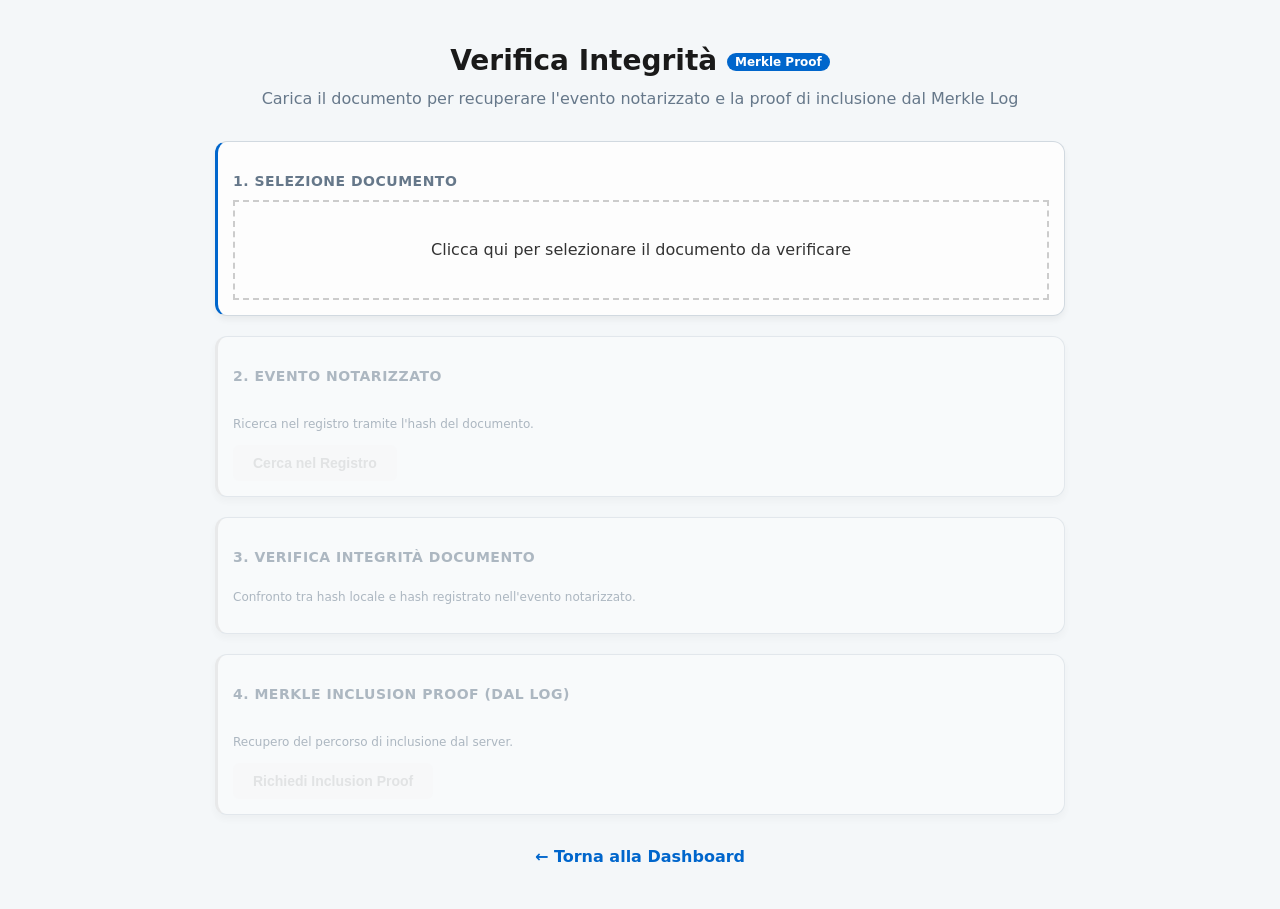
<file: client/recover_proof.html>
<!doctype html>
<html lang="it">
<head>
  <meta charset="utf-8" />
  <meta name="viewport" content="width=device-width, initial-scale=1" />
  <title>PA Notary — Verifica & Proof</title>

  <link rel="stylesheet" href="style.css">

  <style>
    /* --- UI / Stepper --- */
    .proof-step { padding: 15px; border-left: 3px solid #ddd; margin-bottom: 20px; background: #fdfdfd; transition: all 0.3s ease; }
    .proof-step.active { border-left-color: var(--primary); opacity: 1 !important; }
    pre { background: #2d2d2d; color: #ccc; padding: 15px; border-radius: 5px; font-size: 0.8rem; overflow-x: auto; max-height: 250px; }
    .json-header { display: flex; justify-content: space-between; align-items: center; margin-bottom: 10px; gap: 10px; }
    .status-badge { padding: 5px 12px; border-radius: 20px; font-weight: bold; font-size: 0.9rem; }
    .status-valid { background: #d4edda; color: #155724; border: 1px solid #c3e6cb; }

    /* Piccoli miglioramenti UX senza cambiare layout */
    .dropzone { user-select: none; }
    .dropzone:focus, .dropzone:hover { border-color: var(--primary) !important; }
    .btn[disabled] { opacity: 0.6; cursor: not-allowed; }
  </style>
</head>

<body>
  <main class="container">
    <header>
      <h1>Verifica Integrità <span class="badge">Merkle Proof</span></h1>
      <p class="subtitle">Carica il documento per recuperare l'evento notarizzato e la proof di inclusione dal Merkle Log</p>
    </header>

    <section class="card proof-step active" id="step1">
      <h3>1. Selezione Documento</h3>
      <div id="dropzone" class="dropzone" style="border: 2px dashed #ccc; padding: 20px; text-align: center; cursor: pointer;" tabindex="0" role="button" aria-label="Seleziona un documento da verificare">
        <p id="dropzoneText">Clicca qui per selezionare il documento da verificare</p>
        <input type="file" id="fileInput" hidden>
      </div>
      <div id="docResult" style="display:none; margin-top:10px;">
        <span class="label-small">Hash documento calcolato in locale (SHA-256):</span>
        <div class="hash-display" id="docHashDisplay">...</div>
      </div>
    </section>

    <section class="card proof-step" id="step2" style="opacity: 0.5;">
      <div class="json-header">
        <h3>2. Evento Notarizzato </h3>
        <button class="btn btn-sm" id="btnDownloadJson" style="display:none;">Scarica JSON (raw)</button>
      </div>

      <p class="muted">Ricerca nel registro tramite l'hash del documento.</p>

      <div id="proofStatus">
        <button class="btn" id="btnFetchData" disabled>Cerca nel Registro</button>
      </div>

      <div id="jsonPreview" style="display:none; margin-top:15px;">
        <div class="info-row" style="margin-bottom: 10px;">
            <span class="info-label">Indice nel Log:</span>
            <span id="resIndex" class="info-value" style="font-weight:bold; color:var(--primary);">--</span>
        </div>
        <pre id="jsonDisplay"><code></code></pre>
        <div style="margin: 10px 0px;">
            <span class="label-small">Hash dell'evento (SHA-256 del JSON raw):</span>
            <div class="hash-display" id="leafHashDisplay" style="background: #e3f2fd; border: 1px solid #bbdefb;">...</div>
        </div>
      </div>
    </section>

    <section class="card proof-step" id="step3" style="opacity: 0.5;">
      <h3>3. Verifica Integrità Documento</h3>
      <p class="muted">Confronto tra hash locale e hash registrato nell'evento notarizzato.</p>
      <div id="finalResult" style="text-align: center; display: none; padding: 10px;"></div>
    </section>

    <section class="card proof-step" id="step4" style="opacity: 0.5;">
      <div class="json-header">
        <h3>4. Merkle Inclusion Proof (dal Log)</h3>
        <button class="btn btn-sm" id="btnDownloadProof" style="display:none;">Scarica Proof</button>
      </div>
      <p class="muted">Recupero del percorso di inclusione dal server.</p>

      <button class="btn" id="btnGetProof" disabled>Richiedi Inclusion Proof</button>

      <div id="proofDisplayArea" style="display:none; margin-top:15px;">
        <div class="info-row">
            <span class="info-label">Merkle Root (checkpoint):</span>
            <span id="rootHash" class="info-value" style="font-size:0.7rem; font-family:monospace; word-break: break-all;">...</span>
        </div>
        <p class="muted" style="font-size: 0.8rem; margin-top: 10px;">Audit path (hash siblings, in ordine):</p>
        <ul class="proof-list" id="proofList"></ul>
      </div>
    </section>

    <nav style="margin-top: 30px; text-align: center;">
      <a href="index.html" style="color: var(--primary); text-decoration: none; font-weight: 600;">← Torna alla Dashboard</a>
    </nav>
  </main>

  <script type="module">
    import {
      API_BASE,
      el,
      fetchJson,
      fetchText,
      normalizeHex,
      downloadJson,
      downloadText,
    } from "./common.js";
    import { sha256Hex } from "./crypto.js";

    // --- DOM refs ---
    const fileInput = el('fileInput');
    const dropzone = el('dropzone');
    const btnFetch = el('btnFetchData');
    const btnGetProof = el('btnGetProof');
    const proofDisplayArea = el('proofDisplayArea');
    const proofList = el('proofList');
    const btnDownloadProof = el('btnDownloadProof');
    const leafHashDisplay = el('leafHashDisplay');

    const elStep2 = el('step2');
    const elStep3 = el('step3');
    const elStep4 = el('step4');
    const elDocResult = el('docResult');
    const elDocHashDisplay = el('docHashDisplay');
    const elDropzoneText = el('dropzoneText');
    const elJsonPreview = el('jsonPreview');
    const elJsonDisplay = el('jsonDisplay');
    const elBtnDownloadJson = el('btnDownloadJson');
    const elResIndex = el('resIndex');
    const elFinalResult = el('finalResult');
    const elRootHash = el('rootHash');

    // --- State ---
    let currentDocHash = "";
    let logIndex = null;

    function setStepEnabled(stepEl, enabled) {
      stepEl.style.opacity = enabled ? "1" : "0.5";
      if (enabled) stepEl.classList.add("active");
    }

    function resetDownstream(fromStep) {
      // fromStep: 2,3,4 -> reset data
      if (fromStep <= 2) {
        elJsonPreview.style.display = "none";
        elBtnDownloadJson.style.display = "none";
        elJsonDisplay.textContent = "";
        leafHashDisplay.textContent = "...";
        elResIndex.textContent = "--";
        logIndex = null;
        btnGetProof.disabled = true;
        proofDisplayArea.style.display = "none";
        btnDownloadProof.style.display = "none";
        btnGetProof.style.display = "inline-block";
      }
      if (fromStep <= 3) {
        elFinalResult.style.display = "none";
        elFinalResult.innerHTML = "";
      }
      if (fromStep <= 4) {
        proofList.innerHTML = "";
        elRootHash.textContent = "...";
      }
      elStep3.classList.remove("active");
      elStep4.classList.remove("active");
      elStep4.style.opacity = "0.5";
      btnGetProof.disabled = true;
    }

    // --- STEP 1: Calcolo hash documento ---
    dropzone.addEventListener('click', () => fileInput.click());
    dropzone.addEventListener('keydown', (e) => {
      if (e.key === "Enter" || e.key === " ") fileInput.click();
    });

    fileInput.addEventListener('change', async (e) => {
      const file = e.target.files && e.target.files[0];
      if (!file) return;

      try {
        resetDownstream(2);

        elDocResult.style.display = 'block';
        elDropzoneText.innerText = file.name;

        const arrayBuffer = await file.arrayBuffer();
        currentDocHash = await sha256Hex(arrayBuffer);
        elDocHashDisplay.innerText = currentDocHash;

        setStepEnabled(elStep2, true);
        btnFetch.disabled = false;
      } catch (err) {
        alert("Errore nel calcolo hash documento: " + err.message);
      }
    });

    // --- STEP 2 & 3: Recupero Dati e Validazione ---
    btnFetch.addEventListener('click', async () => {
      btnFetch.innerText = "Ricerca in corso...";
      btnFetch.disabled = true;

      try {
        if (!currentDocHash) throw new Error("Seleziona prima un documento.");

        // 1) Trova index dal doc hash
        const data = await fetchJson(`${API_BASE}/get-by-doc?hash=${encodeURIComponent(currentDocHash)}`);
        logIndex = data.log_index;
        if (logIndex === undefined || logIndex === null) throw new Error("Risposta /get-by-doc non valida.");

        // 2) Recupera entry dal log
        const eventRaw = await fetchText(`${API_BASE}/get-entry/${encodeURIComponent(logIndex)}`);

        // IMPORTANT: usiamo il testo RAW per calcolare lo stesso hash del contenuto ricevuto
        const eventJson = JSON.parse(eventRaw);

        // 3) Hash dell'evento (diagnostico)
        const leafHash = await sha256Hex(eventRaw);
        leafHashDisplay.innerText = leafHash;

        // 4) UI preview
        elJsonDisplay.innerText = JSON.stringify(eventJson, null, 4);
        elJsonPreview.style.display = 'block';
        elBtnDownloadJson.style.display = 'inline-block';
        setStepEnabled(elStep2, true);

        elResIndex.innerText = logIndex;
        setupDownloadJson(eventRaw, logIndex);

        // 5) STEP 3: verifica integrità doc vs recorded hash nel JSON
        const recordedDocHash = normalizeHex(eventJson?.payload_hash?.value);
        const isValid = normalizeHex(currentDocHash) === recordedDocHash;

        elFinalResult.style.display = 'block';
        elFinalResult.innerHTML = isValid
          ? `<div class="status-badge status-valid">✓ INTEGRITÀ CONFERMATA: l'hash del documento coincide</div>
             <p class="muted" style="margin-top:10px; font-size:0.8rem;">
               Il documento caricato corrisponde a quanto registrato all'indice <b>${elResIndex.innerText}</b>.
             </p>`
          : `<div class="status-badge" style="background:#f8d7da; color:#721c24; border: 1px solid #f5c6cb;">
               ✗ ERRORE: hash documento NON corrispondente
             </div>
             <p class="muted" style="margin-top:10px; font-size:0.8rem;">
               Hash locale: <span style="font-family:monospace">${currentDocHash}</span><br/>
               Hash registrato: <span style="font-family:monospace">${recordedDocHash || "-"}</span>
             </p>`;

        if (isValid) {
          setStepEnabled(elStep3, true);
          elStep4.style.opacity = '1';
          btnGetProof.disabled = false;
        } else {
          resetDownstream(4);
        }

      } catch (err) {
        alert(err.message || String(err));
      } finally {
        btnFetch.innerText = "Cerca nel Registro";
        btnFetch.disabled = false;
      }
    });

    // --- STEP 4: Chiamata reale a /get-inclusion/ ---
    btnGetProof.addEventListener('click', async () => {
      btnGetProof.innerText = "Recupero proof...";
      btnGetProof.disabled = true;

      try {
        if (logIndex === null) throw new Error("Indice log non disponibile.");

        const proofData = await fetchJson(`${API_BASE}/get-inclusion/${encodeURIComponent(logIndex)}`);

        if (!proofData.proof || !Array.isArray(proofData.proof)) {
          throw new Error("Formato proof non valido ricevuto dal server.");
        }

        proofList.innerHTML = proofData.proof.map(h => `<li class="proof-item">${h}</li>`).join('');
        elRootHash.innerText = proofData.root_hash || "(mancante)";

        proofDisplayArea.style.display = 'block';
        btnDownloadProof.style.display = 'inline-block';
        btnGetProof.style.display = 'none';
        setStepEnabled(elStep4, true);

        setupDownloadProof(proofData);

      } catch (err) {
        alert("Errore Step 4: " + (err.message || String(err)));
        btnGetProof.disabled = false;
        btnGetProof.innerText = "Richiedi Inclusion Proof";
      }
    });

    function setupDownloadProof(proof) {
      btnDownloadProof.onclick = () => {
        downloadJson(`merkle_proof_idx_${logIndex}.json`, proof);
      };
    }

    function setupDownloadJson(rawString, index) {
      elBtnDownloadJson.onclick = () => {
        downloadText(`notary_event_${index}.json`, rawString, "application/json");
      };
    }
  </script>
</body>
</html>
</file>
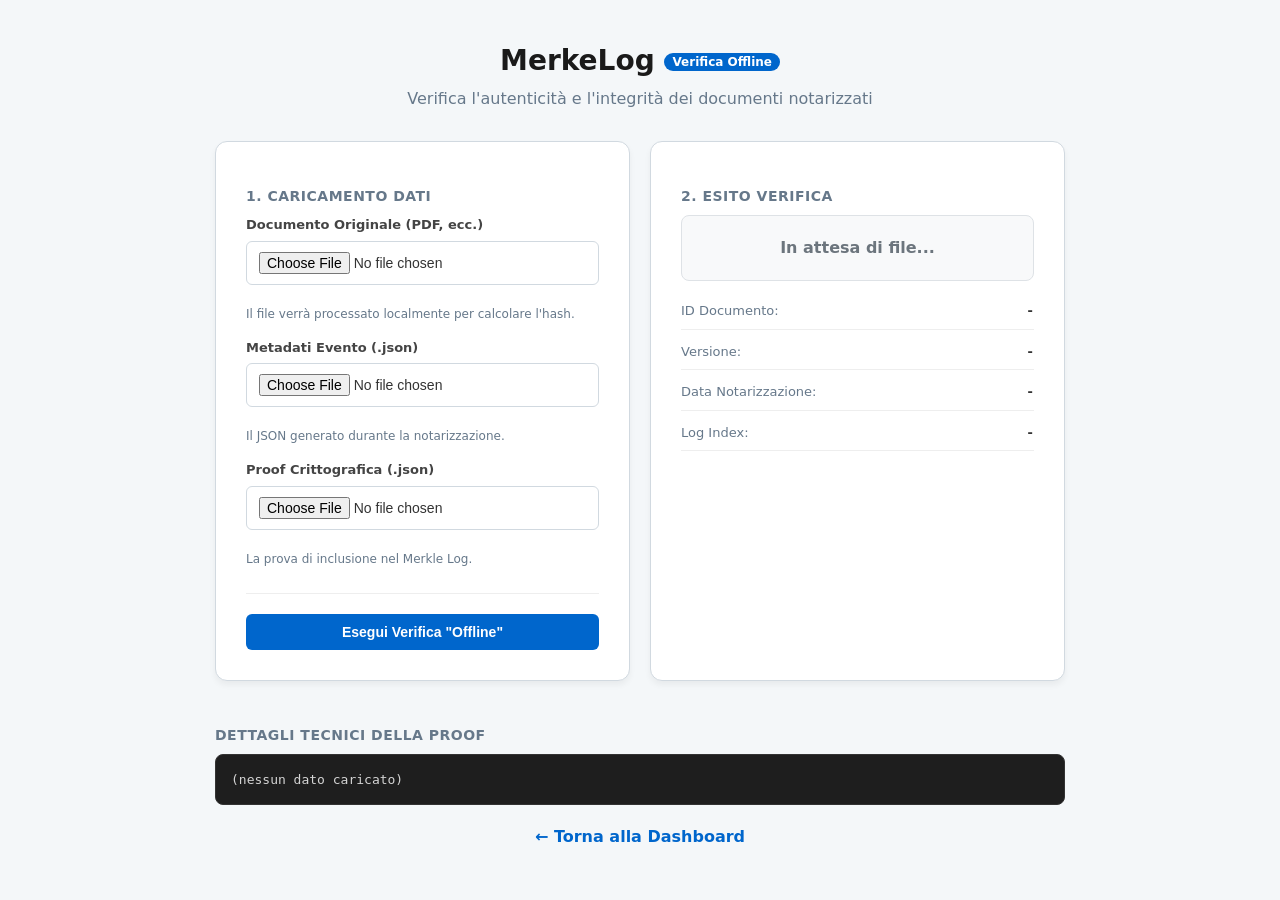
<file: client/verify.html>
<!doctype html>
<html lang="it">
<head>
  <meta charset="utf-8" />
  <meta name="viewport" content="width=device-width, initial-scale=1" />
  <title>PA Notary — Verifica Integrità</title>
  <link rel="stylesheet" href="style.css">
</head>

<body>
  <main class="container">
    <header>
      <h1>MerkeLog <span class="badge">Verifica Offline</span></h1>
      <p class="subtitle">Verifica l'autenticità e l'integrità dei documenti notarizzati</p>
    </header>

    <div class="row">
      <section class="card col">
  <h3>1. Caricamento Dati</h3>
  
  <div class="field-group">
    <label for="verifyFile">Documento Originale (PDF, ecc.)</label>
    <input id="verifyFile" type="file" />
    <p class="muted">Il file verrà processato localmente per calcolare l'hash.</p>
  </div>

  <div class="field-group">
    <label for="verifyEvent">Metadati Evento (.json)</label>
    <input id="verifyEvent" type="file" accept=".json" />
    <p class="muted">Il JSON generato durante la notarizzazione.</p>
  </div>

  <div class="field-group">
    <label for="verifyProof">Proof Crittografica (.json)</label>
    <input id="verifyProof" type="file" accept=".json" />
    <p class="muted">La prova di inclusione nel Merkle Log.</p>
  </div>

  <div class="actions">
    <button id="btnVerify" class="btn-primary" style="width: 100%;">Esegui Verifica "Offline"</button>
  </div>
</section>

      <section class="card col">
        <h3>2. Esito Verifica</h3>
        
        <div id="verifyStatus" class="status-box status-idle">
          In attesa di file...
        </div>

        <div class="info-display">
          <div class="info-row">
            <span class="info-label">ID Documento:</span>
            <span id="resDocId" class="info-value">-</span>
          </div>
          <div class="info-row">
            <span class="info-label">Versione:</span>
            <span id="resVersion" class="info-value">-</span>
          </div>
          <div class="info-row">
            <span class="info-label">Data Notarizzazione:</span>
            <span id="resDate" class="info-value">-</span>
          </div>
          <div class="info-row">
            <span class="info-label">Log Index:</span>
            <span id="resIndex" class="info-value">-</span>
          </div>
        </div>
      </section>
    </div>

    <div class="output-container">
      <section>
        <h3>Dettagli Tecnici della Proof</h3>
        <pre id="proofDetails"><code>(nessun dato caricato)</code></pre>
      </section>
    </div>

    <nav style="margin-top: 20px; text-align: center;">
      <a href="index.html" style="color: var(--primary); text-decoration: none; font-weight: 600;">← Torna alla Dashboard</a>
    </nav>

    <script type="module" src="verify.js"></script>
  </main>
</body>
</html>
</file>
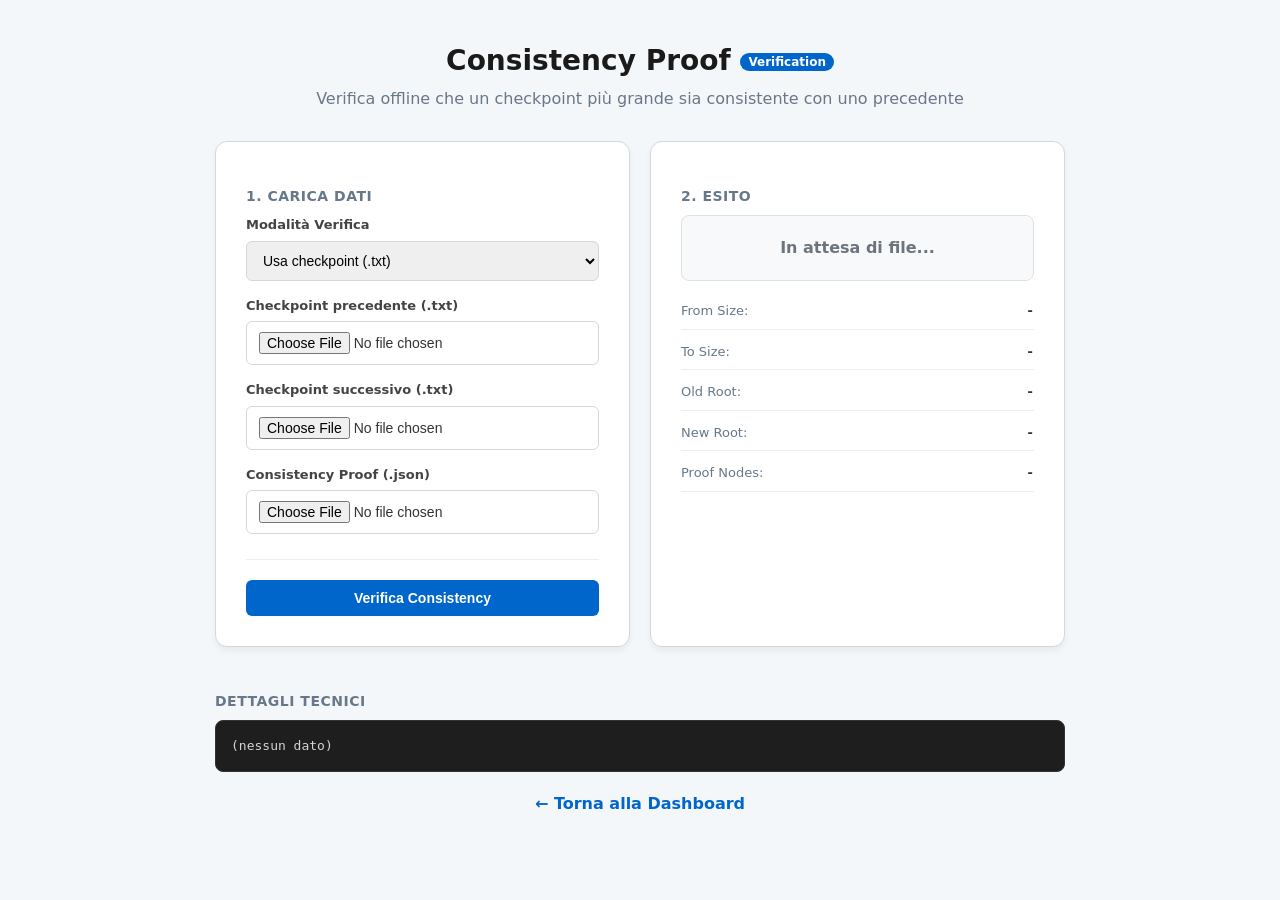
<file: client/verify_consistency.html>
<!doctype html>
<html lang="it">
<head>
  <meta charset="utf-8" />
  <meta name="viewport" content="width=device-width, initial-scale=1" />
  <title>PA Notary — Verifica Consistency Proof</title>
  <link rel="stylesheet" href="style.css">
</head>
<body>
  <main class="container">
    <header>
      <h1>Consistency Proof <span class="badge">Verification</span></h1>
      <p class="subtitle">Verifica offline che un checkpoint più grande sia consistente con uno precedente</p>
    </header>

    <div class="row">
      <section class="card col">
        <h3>1. Carica Dati</h3>

        <div class="field-group">
          <label for="verifyMode">Modalità Verifica</label>
          <select id="verifyMode">
            <option value="checkpoint">Usa checkpoint (.txt)</option>
            <option value="root">Usa root hash (hex)</option>
          </select>
        </div>

        <div id="checkpointInputs">
          <div class="field-group">
            <label for="oldCheckpoint">Checkpoint precedente (.txt)</label>
            <input id="oldCheckpoint" type="file" />
          </div>

          <div class="field-group">
            <label for="newCheckpoint">Checkpoint successivo (.txt)</label>
            <input id="newCheckpoint" type="file" />
          </div>
        </div>

        <div id="rootInputs" style="display:none;">
          <div class="field-group">
            <label for="oldRootHex">Old Root Hash (hex, 64 chars)</label>
            <input id="oldRootHex" type="text" placeholder="es. abcd... (32 byte hex)" />
          </div>

          <div class="field-group">
            <label for="newRootHex">New Root Hash (hex, 64 chars)</label>
            <input id="newRootHex" type="text" placeholder="es. ef01... (32 byte hex)" />
          </div>
        </div>

        <div class="field-group">
          <label for="consistencyProof">Consistency Proof (.json)</label>
          <input id="consistencyProof" type="file" accept=".json" />
        </div>

        <div class="actions">
          <button id="btnVerifyConsistency" class="btn-primary" style="width:100%;">Verifica Consistency</button>
        </div>
      </section>

      <section class="card col">
        <h3>2. Esito</h3>
        <div id="verifyStatus" class="status-box status-idle">In attesa di file...</div>

        <div class="info-display">
          <div class="info-row"><span class="info-label">From Size:</span><span id="resFrom" class="info-value">-</span></div>
          <div class="info-row"><span class="info-label">To Size:</span><span id="resTo" class="info-value">-</span></div>
          <div class="info-row"><span class="info-label">Old Root:</span><span id="resOldRoot" class="info-value">-</span></div>
          <div class="info-row"><span class="info-label">New Root:</span><span id="resNewRoot" class="info-value">-</span></div>
          <div class="info-row"><span class="info-label">Proof Nodes:</span><span id="resNodes" class="info-value">-</span></div>
        </div>
      </section>
    </div>

    <div class="output-container">
      <section>
        <h3>Dettagli Tecnici</h3>
        <pre id="details"><code>(nessun dato)</code></pre>
      </section>
    </div>

    <nav style="margin-top: 20px; text-align: center;">
      <a href="index.html" style="color: var(--primary); text-decoration: none; font-weight: 600;">← Torna alla Dashboard</a>
    </nav>
  </main>

  <script type="module">
    import { el } from "./common.js";
    import { hexToBytes, bytesToHex, b64ToBytes, hashNode, equalBytes } from "./crypto.js";

    const statusEl = el("verifyStatus");
    const detailsEl = el("details");
    const modeEl = el("verifyMode");
    const checkpointInputsEl = el("checkpointInputs");
    const rootInputsEl = el("rootInputs");

    function setStatus(kind, msg) {
      statusEl.className = `status-box ${kind}`;
      statusEl.textContent = msg;
    }

    function isPowerOfTwo(n) {
      return n > 0n && (n & (n - 1n)) === 0n;
    }

    function parseCheckpoint(txt) {
      const lines = String(txt).split(/\r?\n/).map((s) => s.trim()).filter(Boolean);
      const sizeIdx = lines.findIndex((l) => /^\d+$/.test(l));
      if (sizeIdx < 0 || sizeIdx + 1 >= lines.length) {
        throw new Error("Formato checkpoint non valido");
      }

      const size = BigInt(lines[sizeIdx]);
      const root = b64ToBytes(lines[sizeIdx + 1]);
      if (root.length !== 32) throw new Error("Root hash checkpoint non valida (attesi 32 byte base64)");
      return { size, root };
    }

    // RFC6962 consistency verification.
    async function verifyConsistency(firstSize, firstRoot, secondSize, secondRoot, proofHex) {
      if (firstSize > secondSize) throw new Error("from_size > to_size");
      if (firstSize === secondSize) {
        return proofHex.length === 0 && equalBytes(firstRoot, secondRoot);
      }
      if (firstSize === 0n) return true;
      if (!proofHex.length) return false;

      const proof = proofHex.map(hexToBytes);

      let fn = firstSize - 1n;
      let sn = secondSize - 1n;
      while ((fn & 1n) === 1n) {
        fn >>= 1n;
        sn >>= 1n;
      }

      let fr, sr, idx;
      if (isPowerOfTwo(firstSize)) {
        fr = firstRoot;
        sr = firstRoot;
        idx = 0;
      } else {
        fr = proof[0];
        sr = proof[0];
        idx = 1;
      }

      for (; idx < proof.length; idx++) {
        const c = proof[idx];
        if (sn === 0n) return false;

        if ((fn & 1n) === 1n || fn === sn) {
          fr = await hashNode(c, fr);
          sr = await hashNode(c, sr);
          while (fn !== 0n && (fn & 1n) === 0n) {
            fn >>= 1n;
            sn >>= 1n;
          }
        } else {
          sr = await hashNode(sr, c);
        }

        fn >>= 1n;
        sn >>= 1n;
      }

      return sn === 0n && equalBytes(fr, firstRoot) && equalBytes(sr, secondRoot);
    }

    async function readTextFromInput(id) {
      const f = el(id).files?.[0];
      if (!f) throw new Error(`File mancante: ${id}`);
      return f.text();
    }

    async function readJsonFromInput(id) {
      const raw = await readTextFromInput(id);
      return JSON.parse(raw);
    }

    modeEl.addEventListener("change", () => {
      const mode = modeEl.value;
      checkpointInputsEl.style.display = mode === "checkpoint" ? "block" : "none";
      rootInputsEl.style.display = mode === "root" ? "block" : "none";
    });

    el("btnVerifyConsistency").addEventListener("click", async () => {
      try {
        setStatus("status-idle", "Verifica in corso...");
        detailsEl.textContent = "(calcolo...)";

        const mode = modeEl.value;
        const proofJson = await readJsonFromInput("consistencyProof");

        const from = BigInt(proofJson.from_tree_size);
        const to = BigInt(proofJson.to_tree_size);
        const proof = Array.isArray(proofJson.proof) ? proofJson.proof.map((x) => String(x).toLowerCase()) : [];

        let oldRootBytes;
        let newRootBytes;

        if (mode === "checkpoint") {
          const [oldRaw, newRaw] = await Promise.all([
            readTextFromInput("oldCheckpoint"),
            readTextFromInput("newCheckpoint"),
          ]);
          const oldCP = parseCheckpoint(oldRaw);
          const newCP = parseCheckpoint(newRaw);
          if (oldCP.size !== from) throw new Error(`Checkpoint precedente size=${oldCP.size} ma proof from=${from}`);
          if (newCP.size !== to) throw new Error(`Checkpoint successivo size=${newCP.size} ma proof to=${to}`);
          oldRootBytes = oldCP.root;
          newRootBytes = newCP.root;
        } else {
          oldRootBytes = hexToBytes(el("oldRootHex").value);
          newRootBytes = hexToBytes(el("newRootHex").value);
        }

        const ok = await verifyConsistency(from, oldRootBytes, to, newRootBytes, proof);

        el("resFrom").textContent = from.toString();
        el("resTo").textContent = to.toString();
        el("resOldRoot").textContent = bytesToHex(oldRootBytes);
        el("resNewRoot").textContent = bytesToHex(newRootBytes);
        el("resNodes").textContent = String(proof.length);

        detailsEl.textContent = JSON.stringify({
          mode,
          from_tree_size: from.toString(),
          to_tree_size: to.toString(),
          old_root_hex: bytesToHex(oldRootBytes),
          new_root_hex: bytesToHex(newRootBytes),
          proof_nodes: proof.length,
          verify_ok: ok,
        }, null, 2);

        if (ok) {
          setStatus("status-success", "✅ Consistency proof valida: il checkpoint nuovo è append-only rispetto al precedente.");
        } else {
          setStatus("status-error", "❌ Consistency proof NON valida.");
        }
      } catch (err) {
        setStatus("status-error", `Errore: ${err?.message || String(err)}`);
        detailsEl.textContent = String(err?.stack || err);
      }
    });
  </script>
</body>
</html>
</file>
<file: client/style.css>
:root {
  --primary: #0066cc;
  --primary-hover: #004a99;
  --bg: #f4f7f9;
  --card-bg: #ffffff;
  --text: #333;
  --border: #d1d9e0;
  --muted: #66788a;
}

body {
  font-family: 'Segoe UI', system-ui, -apple-system, sans-serif;
  background-color: var(--bg);
  color: var(--text);
  line-height: 1.5;
  margin: 0;
  padding: 40px 20px;
}

.container {
  max-width: 850px;
  margin: 0 auto;
}

header {
  margin-bottom: 30px;
  text-align: center;
}

h1 { margin: 0; color: #1a1a1a; font-size: 28px; }
.subtitle { margin: 5px 0 0; color: var(--muted); }

.badge {
  font-size: 12px;
  background: var(--primary);
  color: white;
  padding: 2px 8px;
  border-radius: 12px;
  vertical-align: middle;
}

.card {
  background: var(--card-bg);
  border: 1px solid var(--border);
  border-radius: 12px;
  padding: 30px;
  box-shadow: 0 4px 6px rgba(0,0,0,0.05);
}

.row {
  display: flex;
  gap: 20px;
  margin-bottom: 15px;
}

[hidden] {
  display: none !important;
}

.col { flex: 1; }

.field-group { margin-bottom: 15px; }

label {
  display: block;
  font-weight: 600;
  font-size: 13px;
  margin-bottom: 6px;
  color: #444;
}

.optional {
  font-weight: normal;
  color: var(--muted);
  font-style: italic;
}

input, textarea, select {
  width: 100%;
  padding: 10px 12px;
  font-size: 14px;
  border: 1px solid var(--border);
  border-radius: 6px;
  box-sizing: border-box;
  transition: border-color 0.2s;
}

input:focus, textarea:focus, select:focus {
  outline: none;
  border-color: var(--primary);
  box-shadow: 0 0 0 3px rgba(0, 102, 204, 0.1);
}

textarea { min-height: 80px; resize: vertical; }

.divider {
  border: 0;
  border-top: 1px solid #eee;
  margin: 25px 0;
}

.actions {
  display: flex;
  gap: 12px;
  margin-top: 25px;
  padding-top: 20px;
  border-top: 1px solid #eee;
}

button {
  padding: 10px 20px;
  font-size: 14px;
  font-weight: 600;
  border-radius: 6px;
  cursor: pointer;
  transition: all 0.2s;
  border: none;
}

.btn-info { background: #e3f2fd; color: #0d47a1; border: 1px solid #bbdefb; }
.btn-info:hover { background: #bbdefb; }

.btn-primary { background: var(--primary); color: white; }
.btn-primary:hover { background: var(--primary-hover); }

.btn-secondary { background: #2e7d32; color: white; }
.btn-secondary:hover { background: #1b5e20; }
.btn-secondary:disabled { background: #ccc; cursor: not-allowed; }

.btn-outline { background: transparent; border: 1px solid var(--border); color: var(--text); }
.btn-outline:hover { background: #f0f0f0; }
.btn-outline:disabled { color: #ccc; }

.muted {
  font-size: 12px;
  color: var(--muted);
  margin-top: 20px;
}

h3 { 
  font-size: 14px; 
  text-transform: uppercase; 
  color: var(--muted); 
  letter-spacing: 0.5px;
  margin-bottom: 8px;
}

.output-container {
  display: flex;
  flex-direction: column;
  gap: 24px;
  margin-top: 30px;
}

pre {
  background: #1e1e1e;
  color: #d4d4d4;
  padding: 15px;
  border-radius: 8px;
  font-size: 13px;
  margin: 0;
  border: 1px solid #333;
  
  /* Gestione testo */
  white-space: pre-wrap;       /* Forza a capo mantenendo la formattazione */
  word-wrap: break-word;       /* Spezza stringhe lunghe (hash, firme) */
  overflow-wrap: anywhere;     /* Forza il taglio ovunque se necessario */
  
  /* Gestione dimensioni */
  max-width: 100%;             /* Non può mai superare il padre */
  box-sizing: border-box;      /* Include il padding nel calcolo della larghezza */
  display: block;              /* Assicura che si comporti come un blocco */
}

#status { margin-top: 15px; font-size: 14px; }
.ok { color: #2e7d32; font-weight: bold; }
.err { color: #d32f2f; font-weight: bold; }

/* Box di stato per la verifica */
.status-box {
  padding: 20px;
  border-radius: 8px;
  text-align: center;
  font-weight: bold;
  margin-bottom: 20px;
  border: 1px solid transparent;
}

.status-idle {
  background: #f8f9fa;
  color: #6c757d;
  border-color: #dee2e6;
}

.status-success {
  background: #e8f5e9;
  color: #2e7d32;
  border-color: #a5d6a7;
}

.status-error {
  background: #ffebee;
  color: #c62828;
  border-color: #ef9a9a;
}

/* Visualizzazione informazioni estratte */
.info-display {
  display: flex;
  flex-direction: column;
  gap: 12px;
}

.info-row {
  display: flex;
  justify-content: space-between;
  border-bottom: 1px solid #eee;
  padding-bottom: 8px;
}

.info-label {
  font-size: 13px;
  color: var(--muted);
  font-weight: 500;
}

.info-value {
  font-size: 13px;
  font-family: monospace;
  font-weight: 600;
}

.proof-list {
  list-style: none;
  padding: 0;
  margin: 0;
  font-family: monospace;
  font-size: 0.75rem;
}

.proof-item {
  padding: 6px 8px;
  border-bottom: 1px solid #eee;
  color: #555;
  overflow-x: auto;
}

.hash-display {
  font-family: monospace;
  font-size: 0.85rem;
  word-break: break-all;
  background: #eee;
  padding: 10px;
  border-radius: 4px;
  margin-top: 10px;
}

.label-small {
  font-size: 0.7rem;
  color: #666;
  text-transform: uppercase;
  font-weight: bold;
}

/* Link di navigazione */
nav a:hover {
  text-decoration: underline;
}

/* Layout della Home */
.menu-grid {
  display: grid;
  grid-template-columns: 1fr 1fr;
  gap: 20px;
  margin-top: 20px;
}

.menu-card {
  display: flex;
  align-items: flex-start;
  gap: 20px;
  background: var(--card-bg);
  border: 1px solid var(--border);
  border-radius: 12px;
  padding: 24px;
  text-decoration: none;
  color: inherit;
  transition: all 0.2s ease-in-out;
  box-shadow: 0 2px 4px rgba(0,0,0,0.02);
}

.menu-card:hover {
  transform: translateY(-3px);
  border-color: var(--primary);
  box-shadow: 0 8px 16px rgba(0,0,0,0.08);
}

.menu-card .icon {
  font-size: 32px;
  background: #f8f9fa;
  width: 60px;
  height: 60px;
  display: flex;
  flex: 0 0 auto;
  align-items: center;
  justify-content: center;
  border-radius: 10px;
}

.menu-card h3 {
  margin: 0 0 8px 0;
  color: var(--primary);
  font-size: 18px;
}

.menu-card p {
  margin: 0;
  font-size: 14px;
  color: var(--muted);
  line-height: 1.4;
}

/* Footer Home */
.home-footer {
  margin-top: 60px;
  text-align: center;
  border-top: 1px solid var(--border);
  padding-top: 20px;
}

.status-indicator {
  display: inline-flex;
  align-items: center;
  gap: 8px;
  font-size: 12px;
  background: #e8f5e9;
  padding: 4px 12px;
  border-radius: 20px;
  color: #2e7d32;
  margin-top: 10px;
}

.dot {
  height: 8px;
  width: 8px;
  background-color: #4caf50;
  border-radius: 50%;
  display: inline-block;
  animation: pulse 2s infinite;
}

@keyframes pulse {
  0% { opacity: 1; }
  50% { opacity: 0.4; }
  100% { opacity: 1; }
}

/* Stili specifici per la pagina Status */
.stats-box {
  text-align: center;
  padding: 20px;
  background: linear-gradient(135deg, #ffffff 0%, #f9fbff 100%);
}

.stats-box .label {
  display: block;
  font-size: 12px;
  text-transform: uppercase;
  color: var(--muted);
  letter-spacing: 1px;
  margin-bottom: 8px;
}

.stats-box .value {
  display: block;
  font-size: 28px;
  font-weight: 800;
  color: var(--primary);
  font-family: 'Courier New', monospace;
}

.checkpoint-info {
  margin-top: 10px;
}

/* Utilità per allineamento icone se serve */
.status-indicator-large {
  display: flex;
  align-items: center;
  gap: 10px;
  font-weight: 600;
  color: #2e7d32;
  margin-bottom: 15px;
}
</file>
